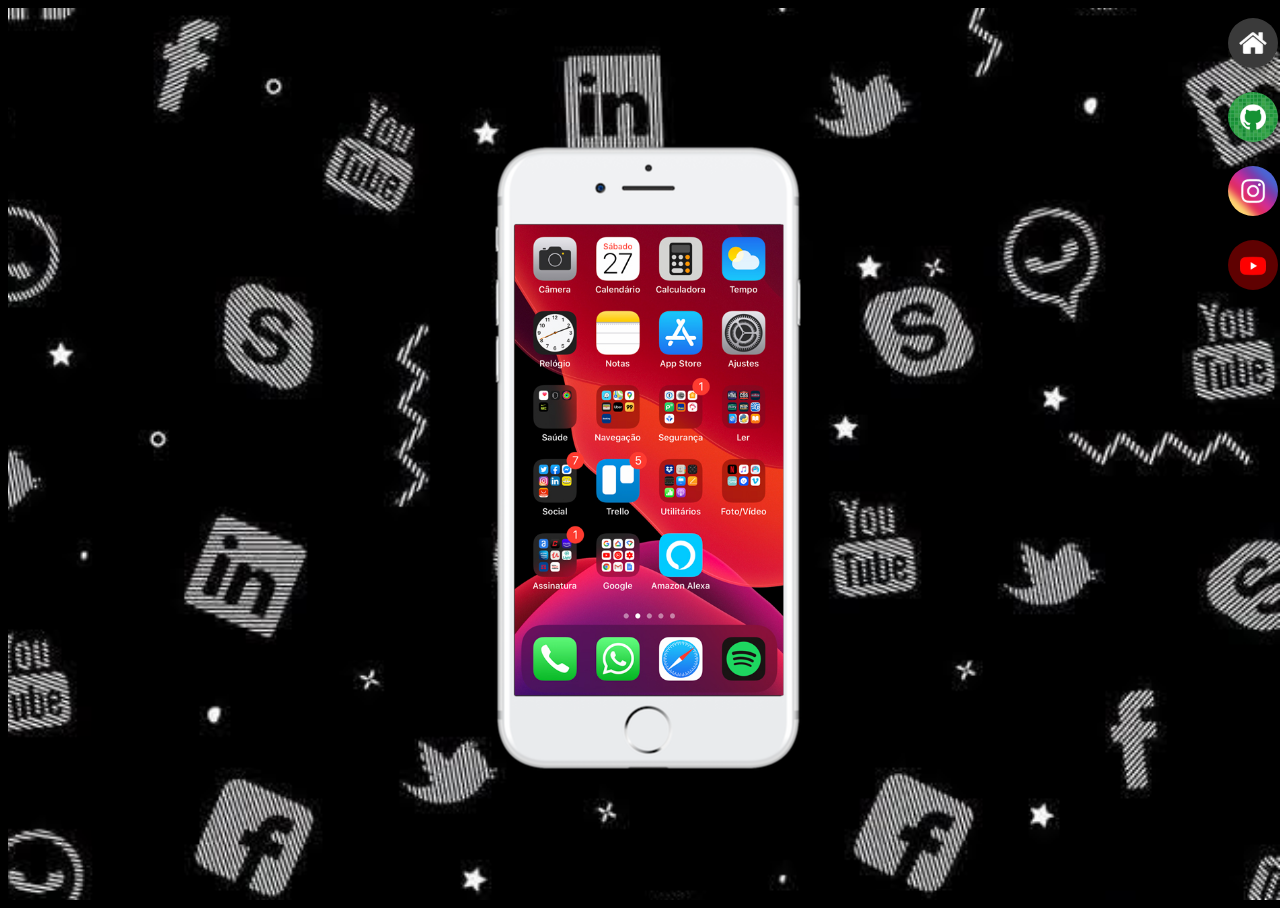
<file: index.html>
<!DOCTYPE html>
<html lang="pt-br">
<head>
    <meta charset="UTF-8">
    <meta name="viewport" content="width=device-width, initial-scale=1.0">
    <link rel="shortcut icon" href="favicon.ico" type="image/x-icon">
    <link rel="stylesheet" href="estilos/style.css">
    <title>Projeto redes sociais</title>
</head>
<body>
    <main>
        <section id="telefone">
             <iframe src="home.html" name="tela" id="tela" frameborder="0"></iframe>
        </section>
        <section id="redes-sociais">
            <a href="home.html" target="tela"> <img src="imagens/logo-home.jpg" alt="home"></a><br> 
            <a href="github.html" target="tela"> <img src="imagens/logo-github.jpg" alt="github"></a><br> 
            <a href="instagram.html" target="tela"> <img src="imagens/logo-instagram.jpg" alt="instragram"></a><br> 
            <a href="youtube.html" target="tela"> <img src="imagens/logo-youtube.jpg" alt="Youtube"></a>
        </section>
    </main>
    
</body>
</html>
</file>
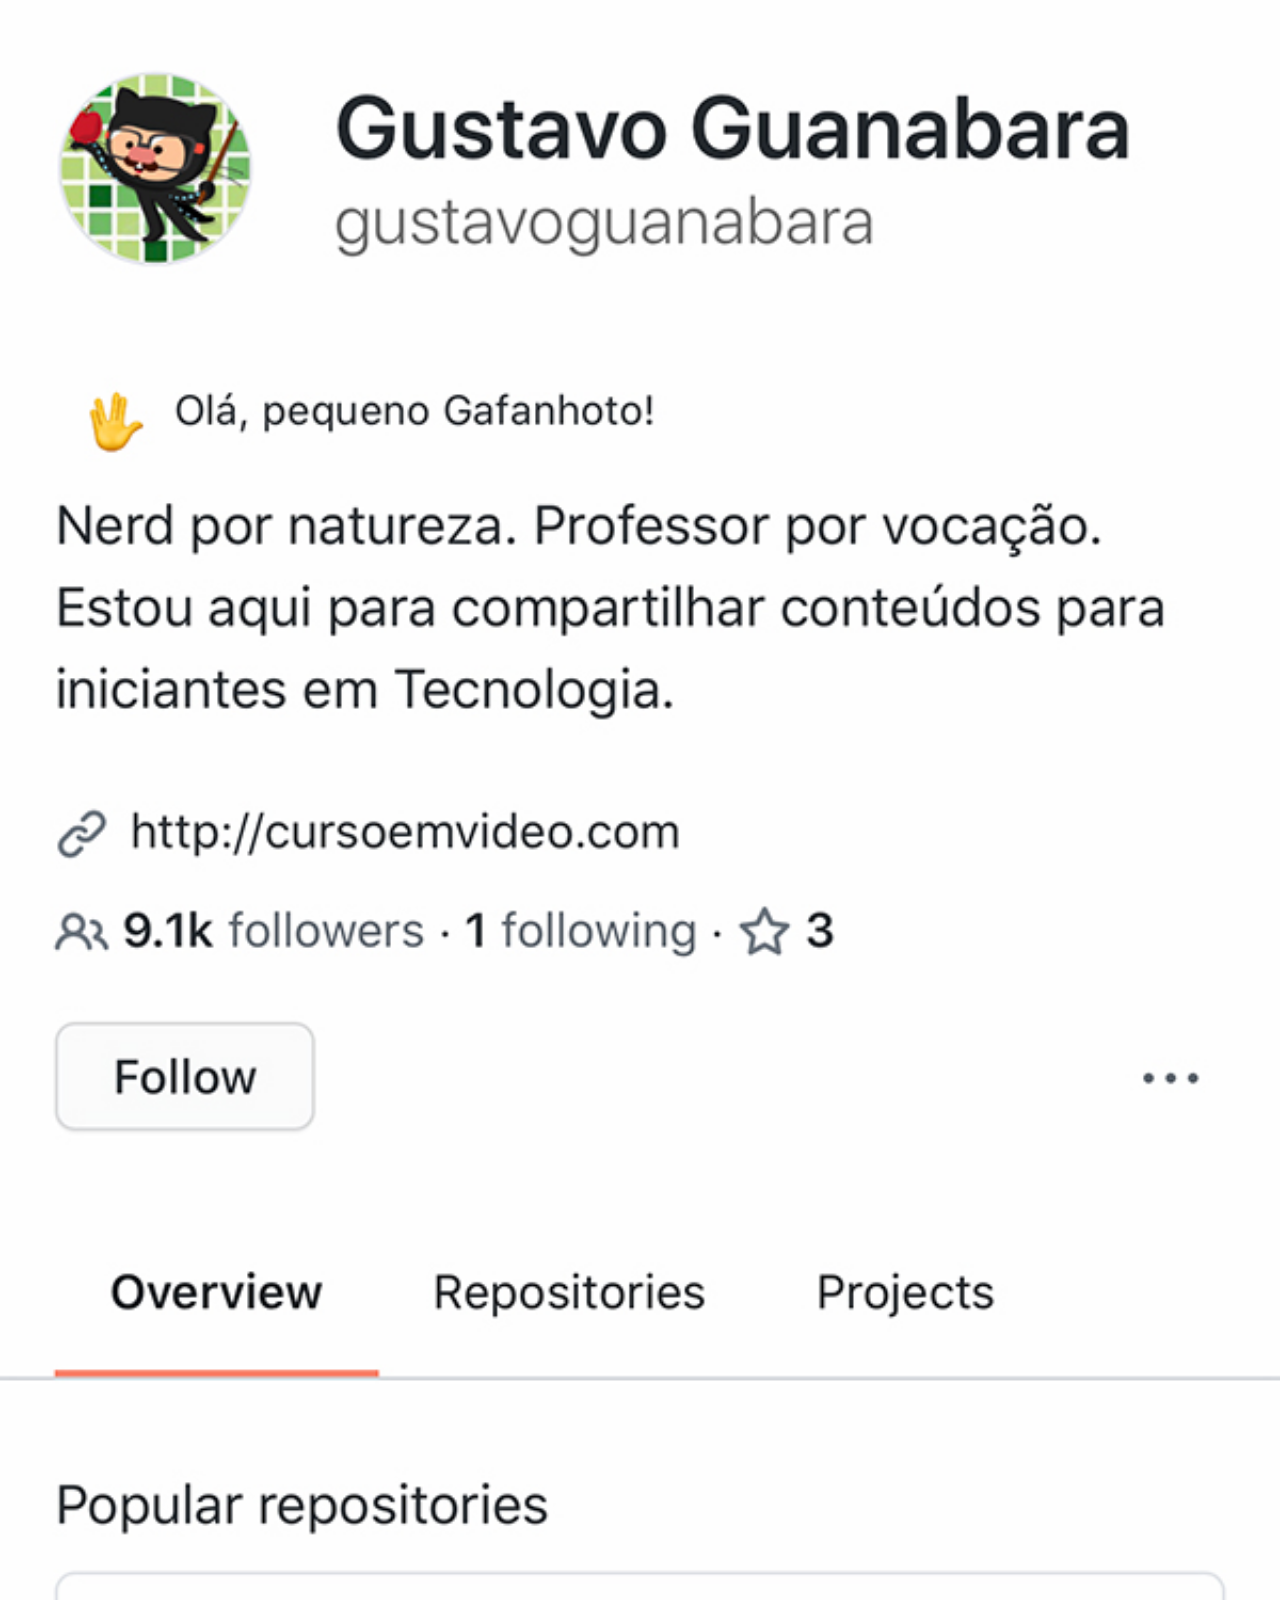
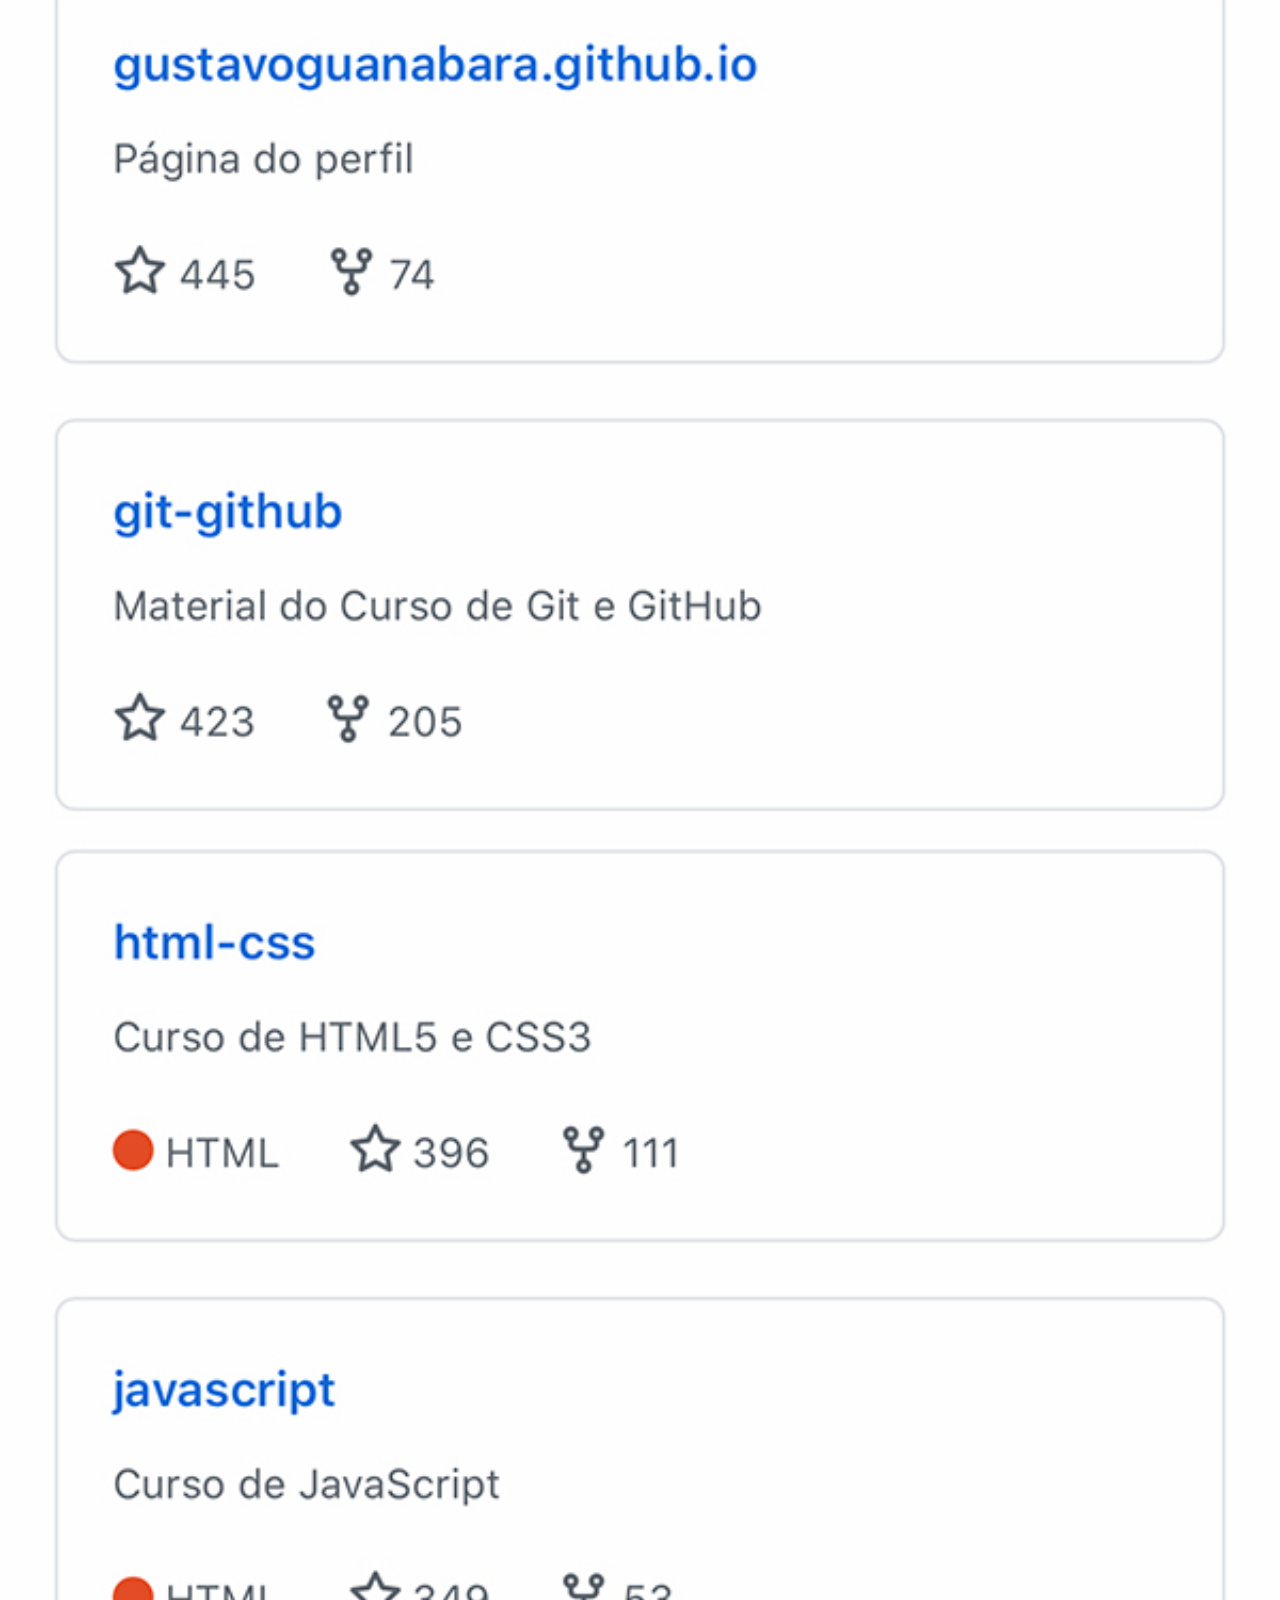
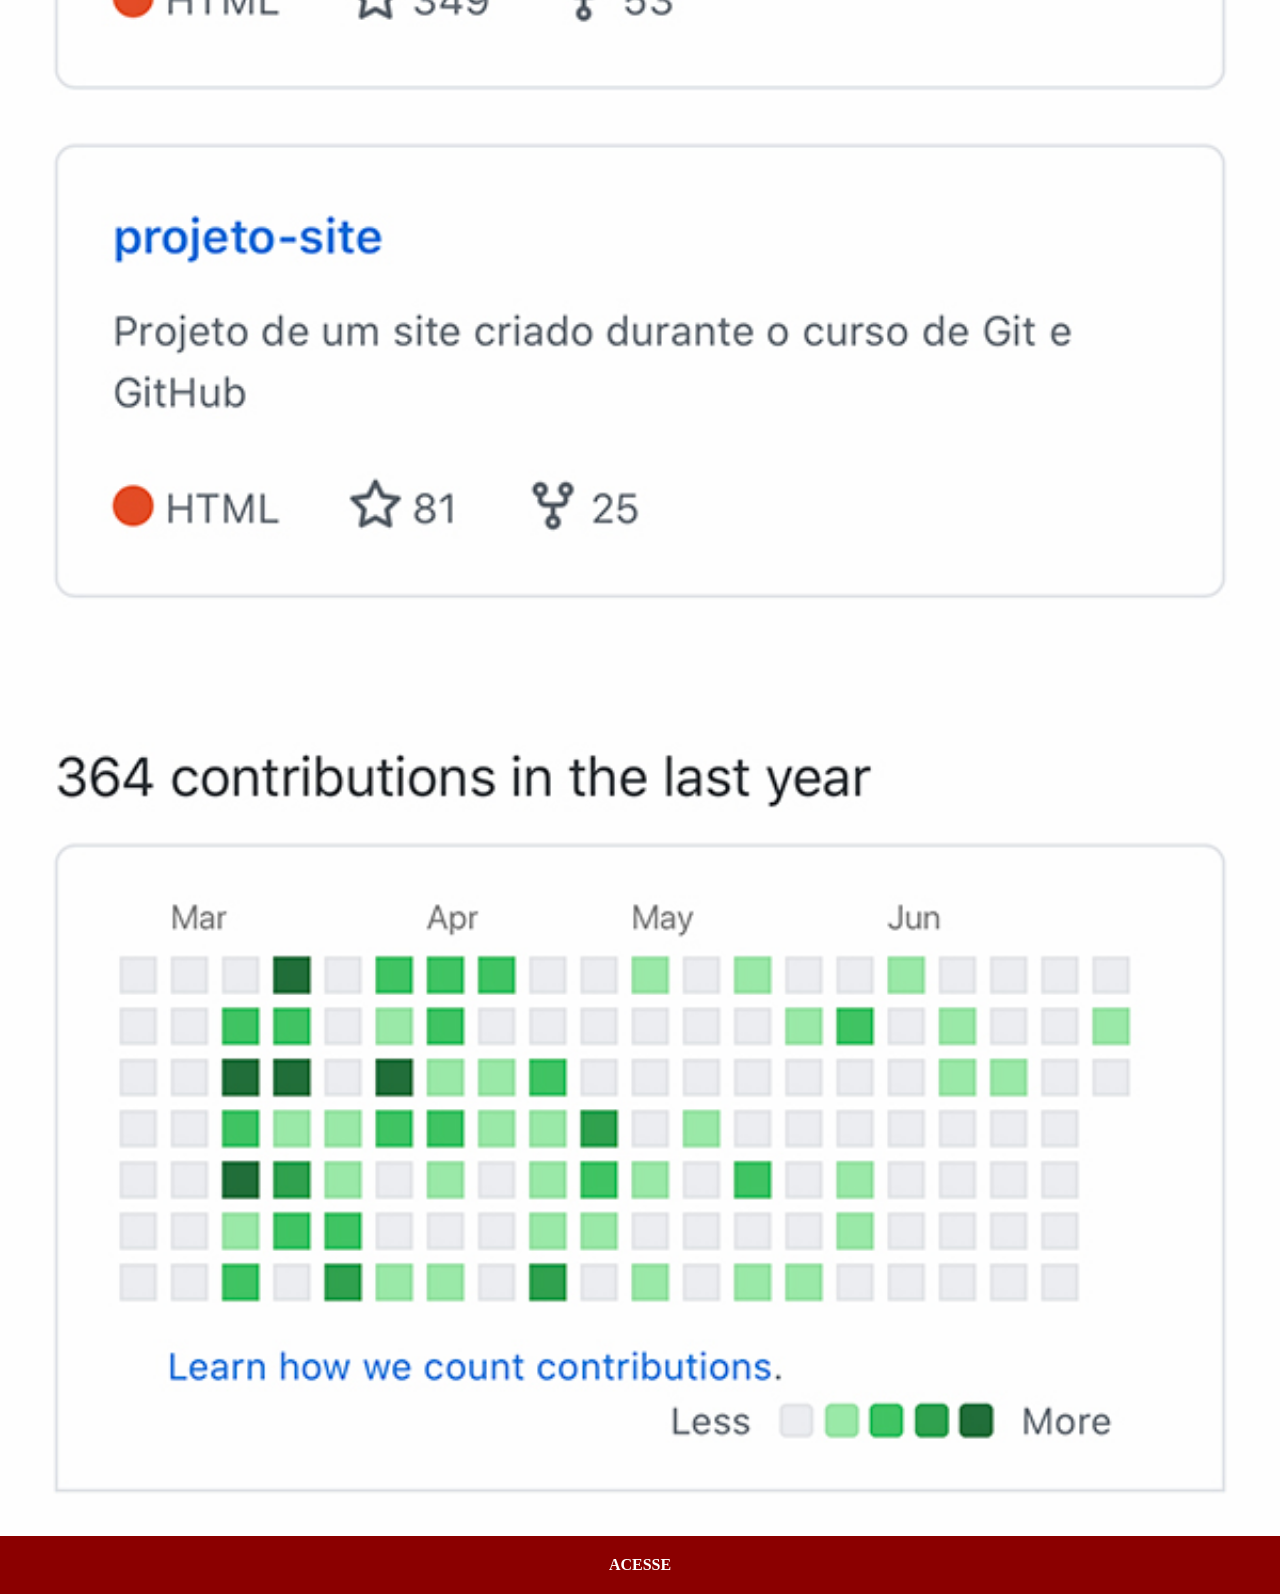
<file: github.html>
<!DOCTYPE html>
<html lang="pt-br">
<head>
    <meta charset="UTF-8">
    <meta name="viewport" content="width=device-width, initial-scale=1.0">
    <title>GitHub</title>
    <link rel="stylesheet" href="estilos/social.css">
</head>
<body>
    <img src="imagens/tela-github.jpg" alt="GitHub">
    <a href="https://github.com/gustavoguanabara" target="_blank"> ACESSE</a>
</body>
</html>
</file>
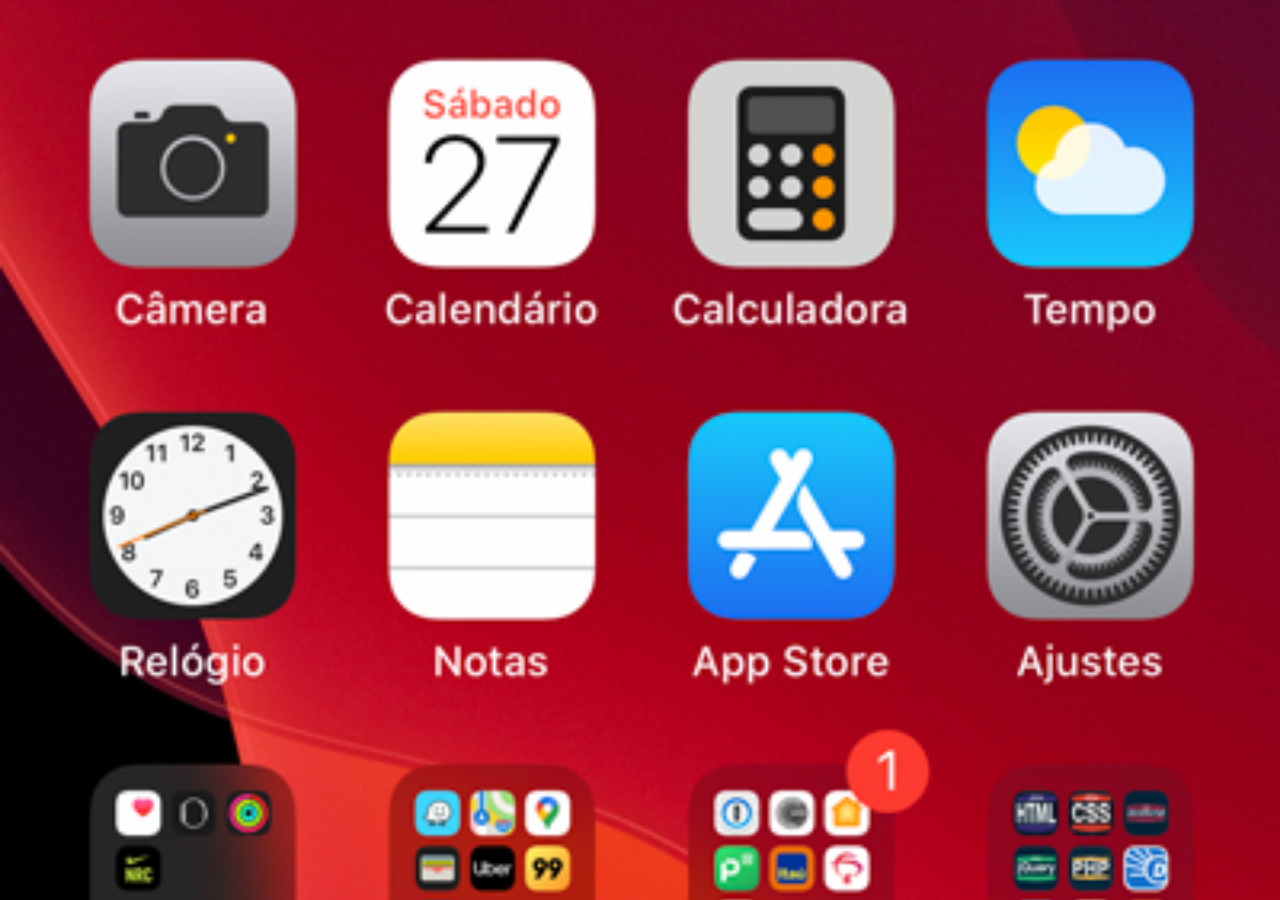
<file: home.html>
<!DOCTYPE html>
<html lang="pt-br">
<head>
    <meta charset="UTF-8">
    <meta name="viewport" content="width=device-width, initial-scale=1.0">
    <title>Home</title>
    <style>
        *{
            margin: 0px;
            padding: 0px;
        }
        body{
            width: 100vw;
            height: 100vh;
            background: black url(imagens/tela-home.jpg); no-repeat top center;
            background-size: cover;
        }
    </style>
</head>
<body>
    
</body>
</html>
</file>
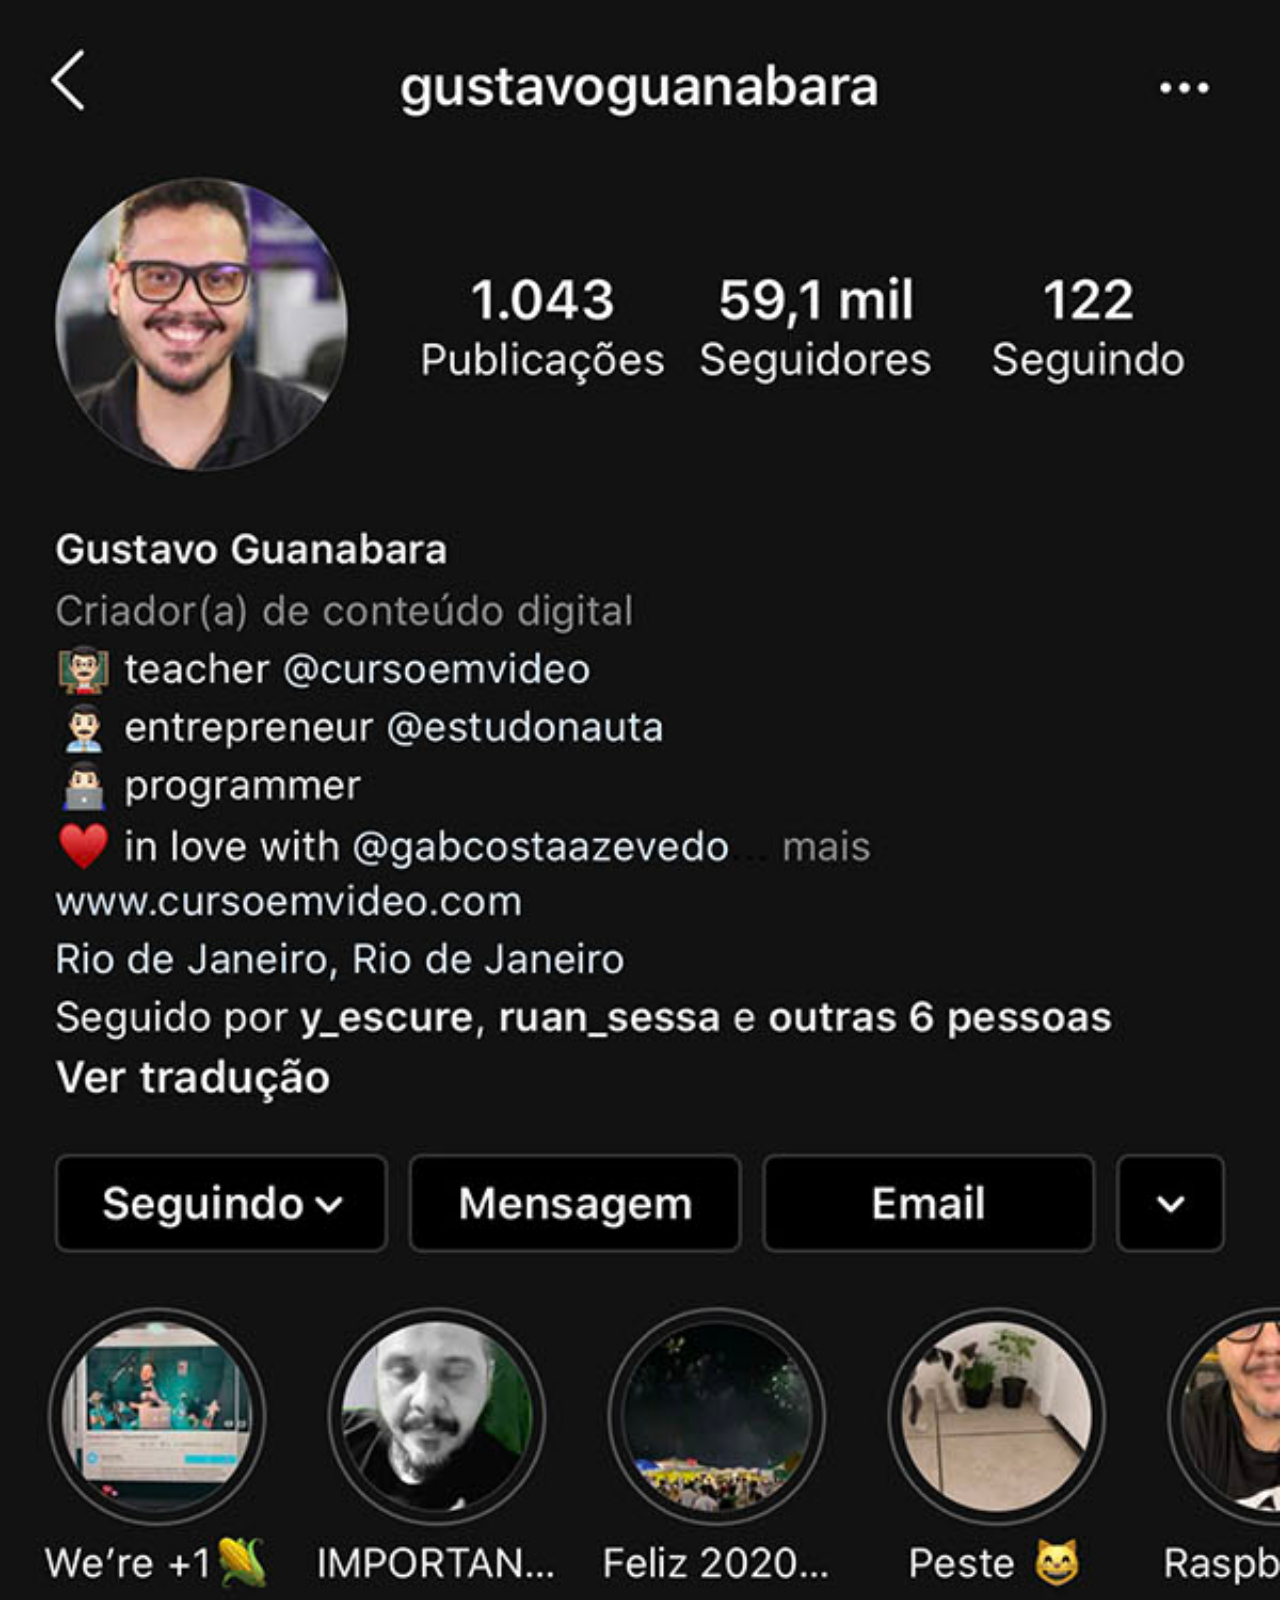
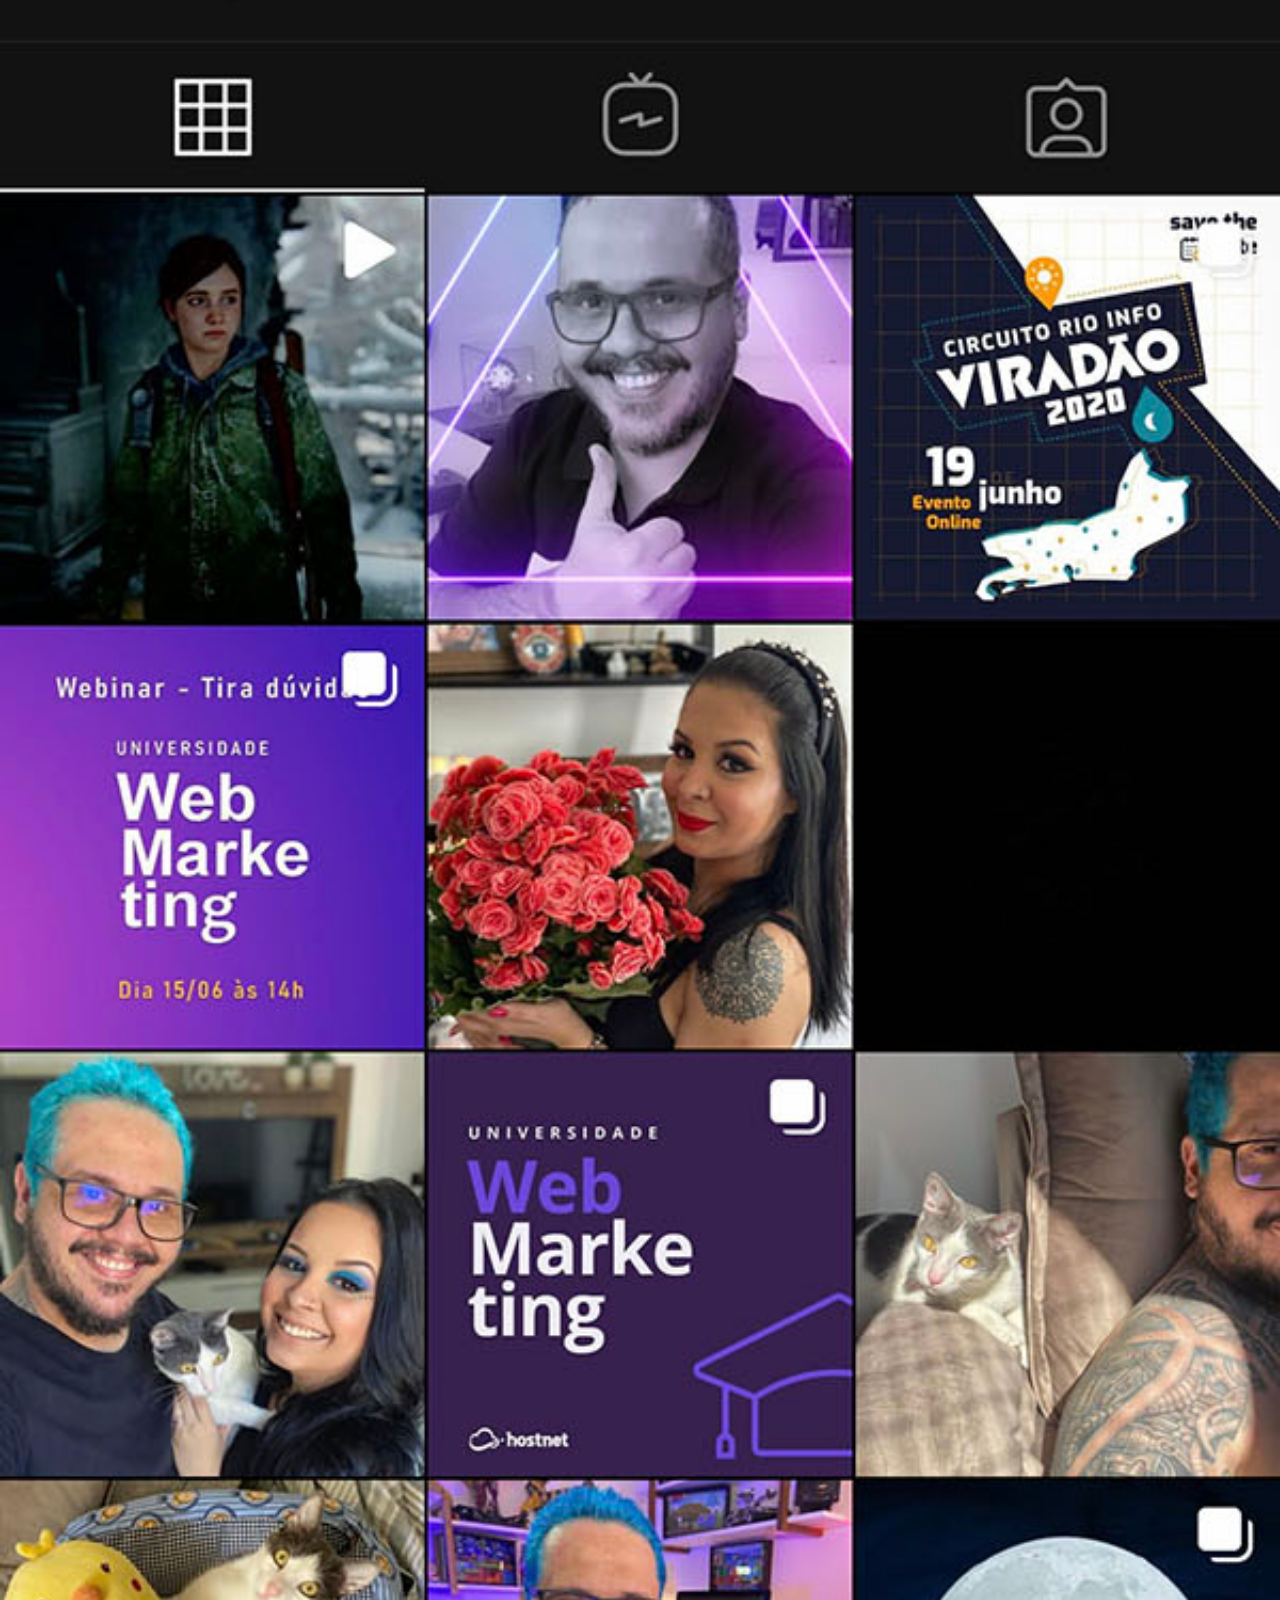
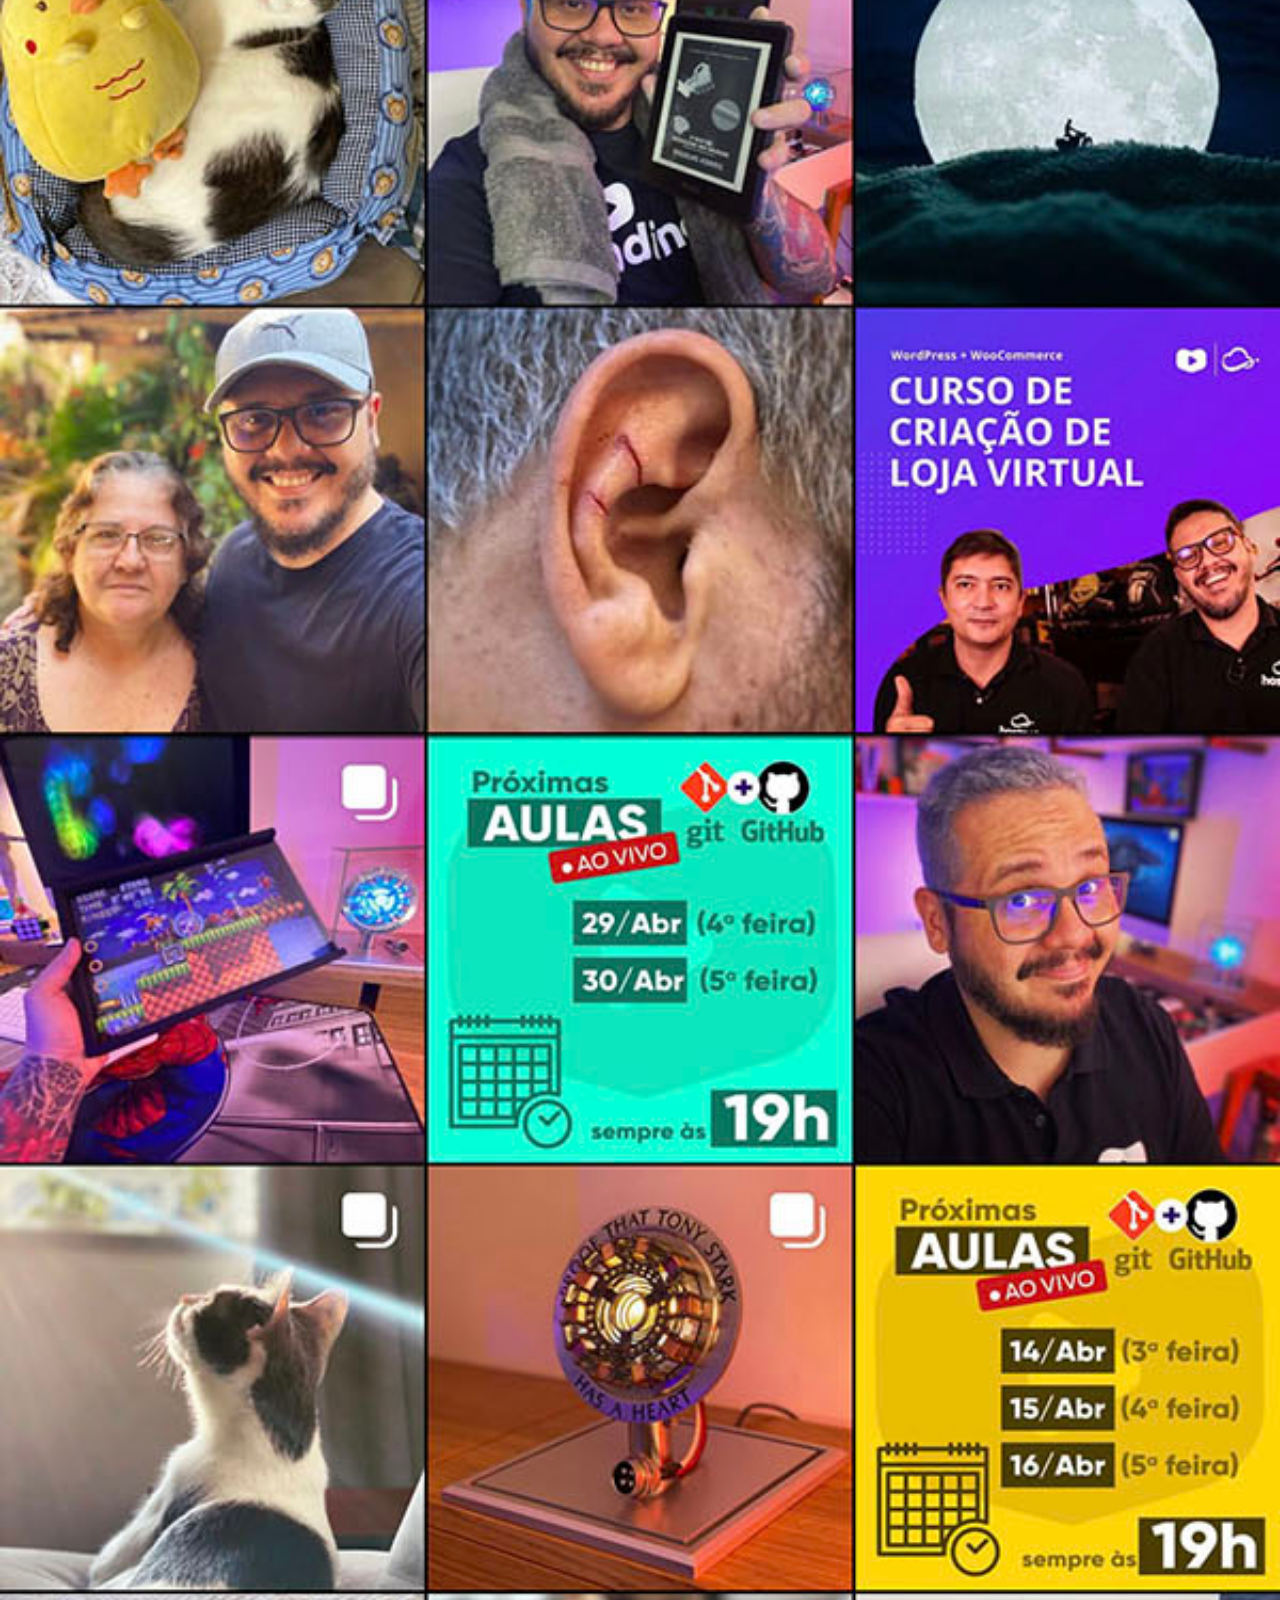
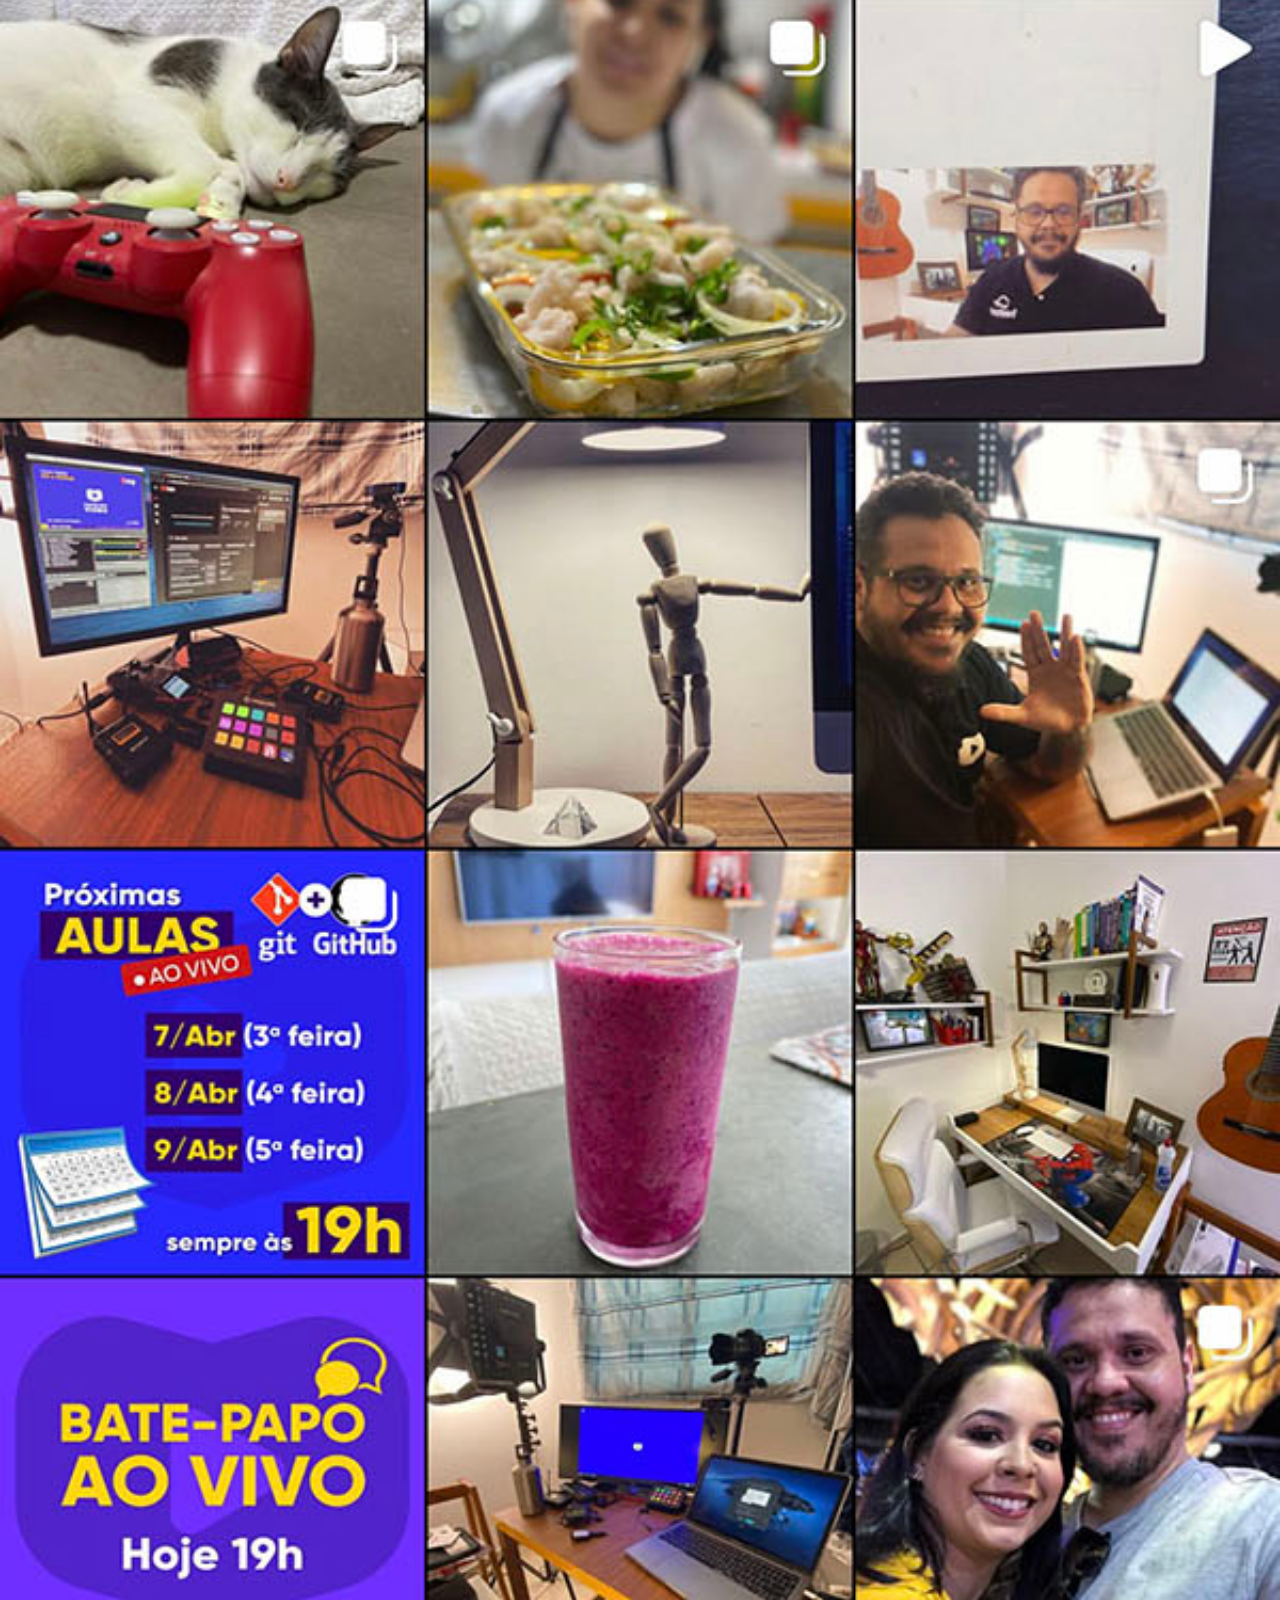
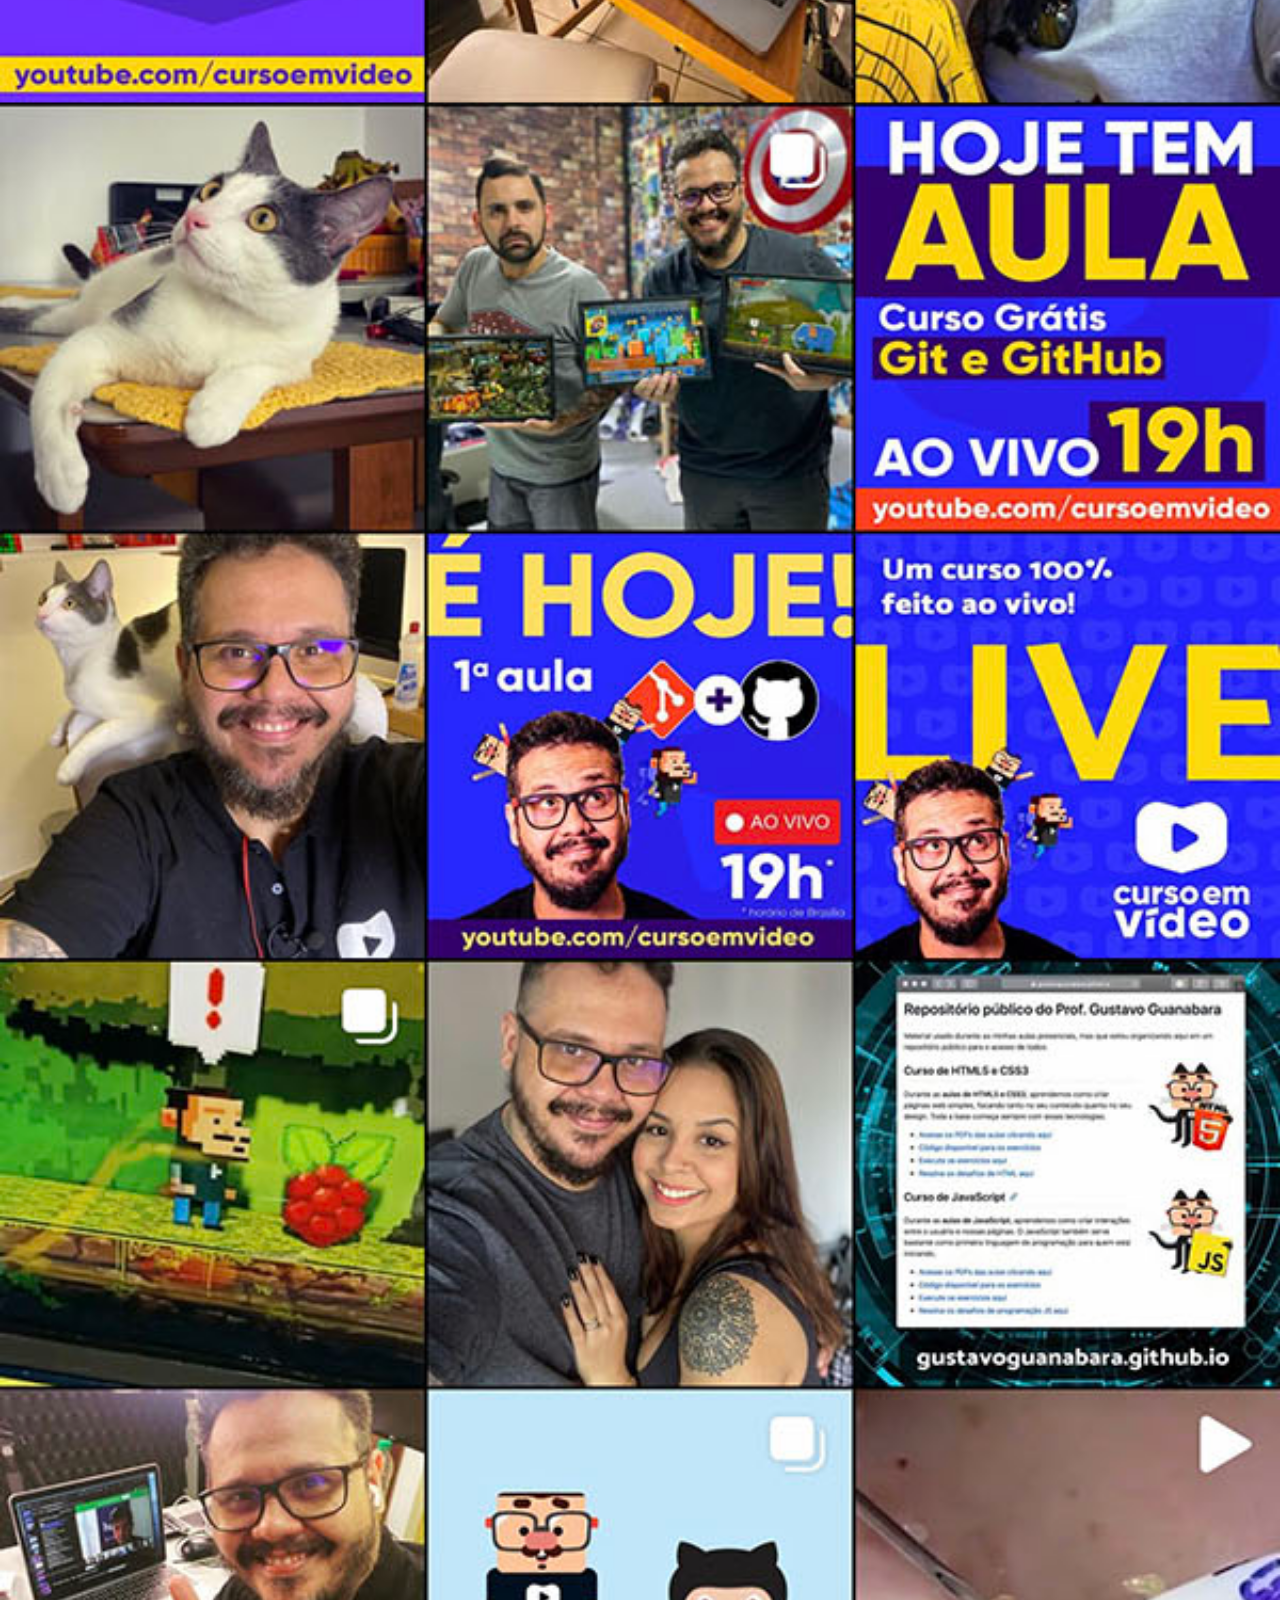
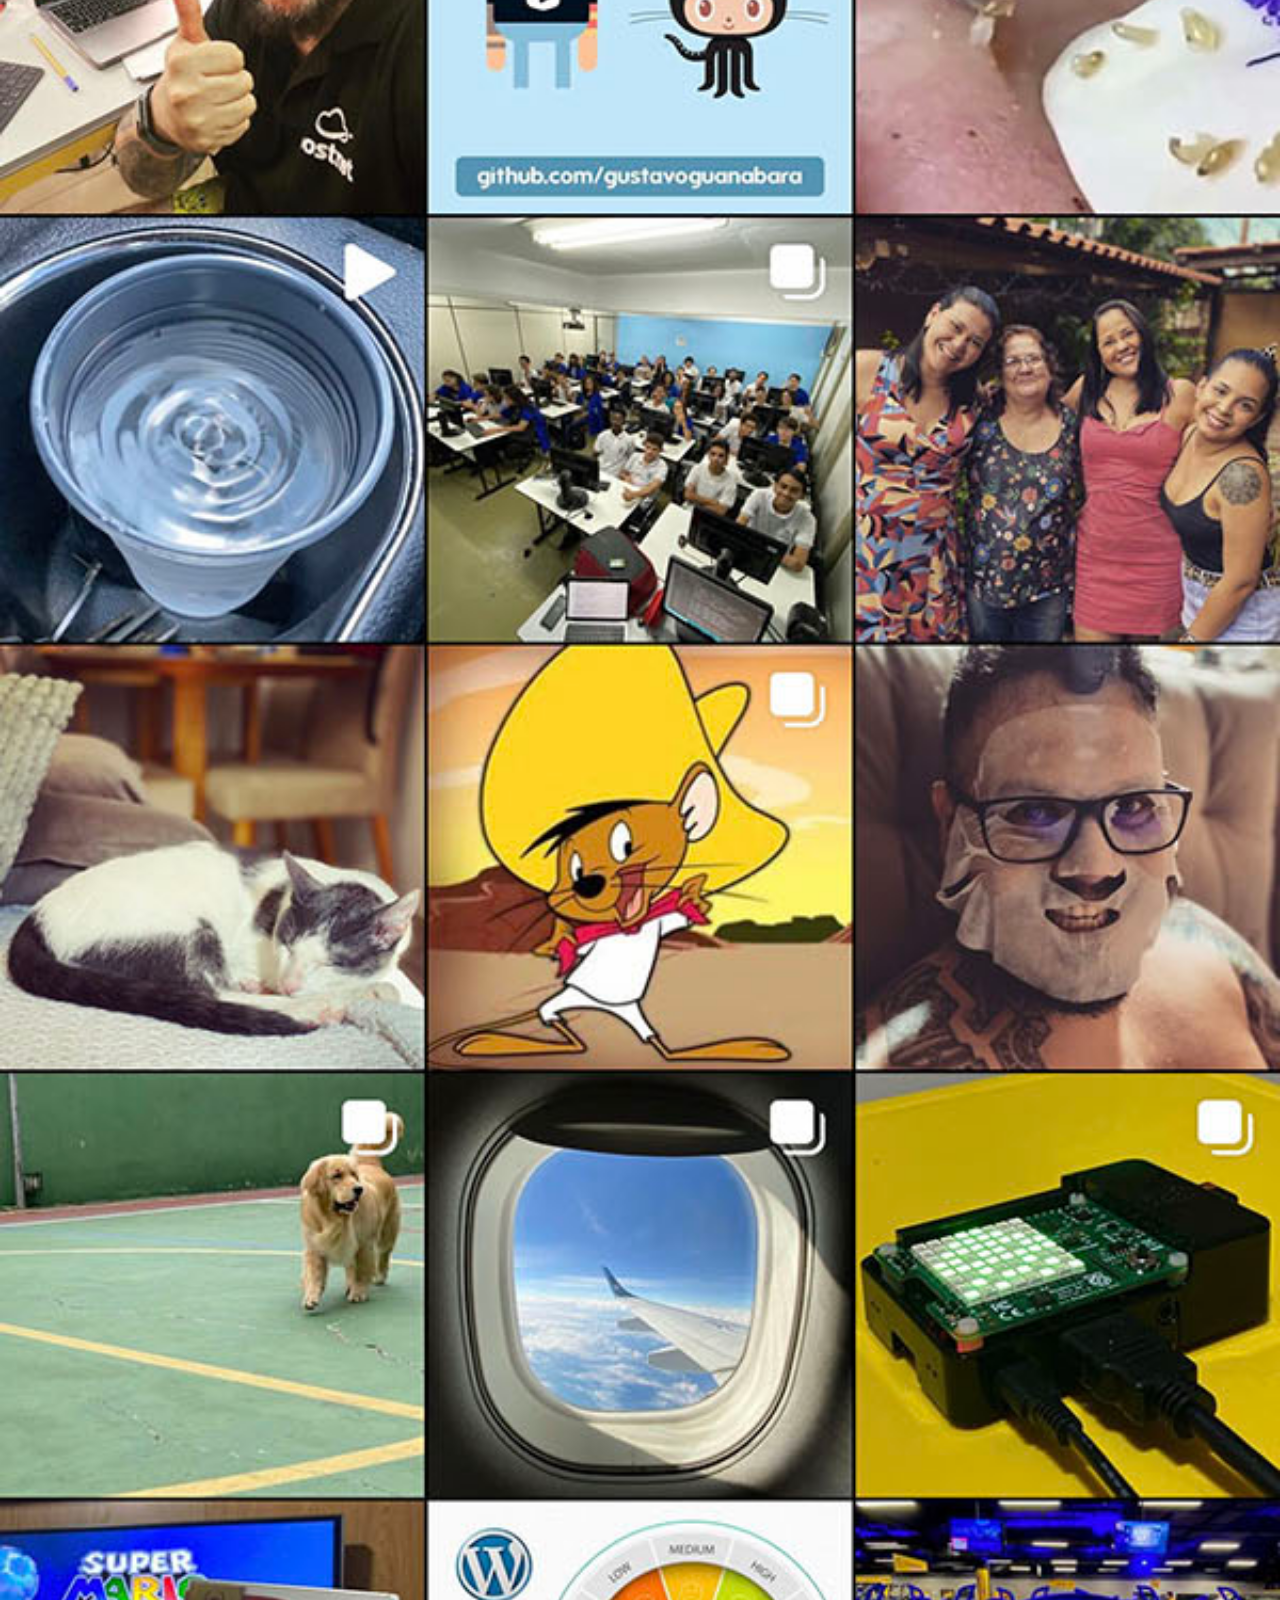
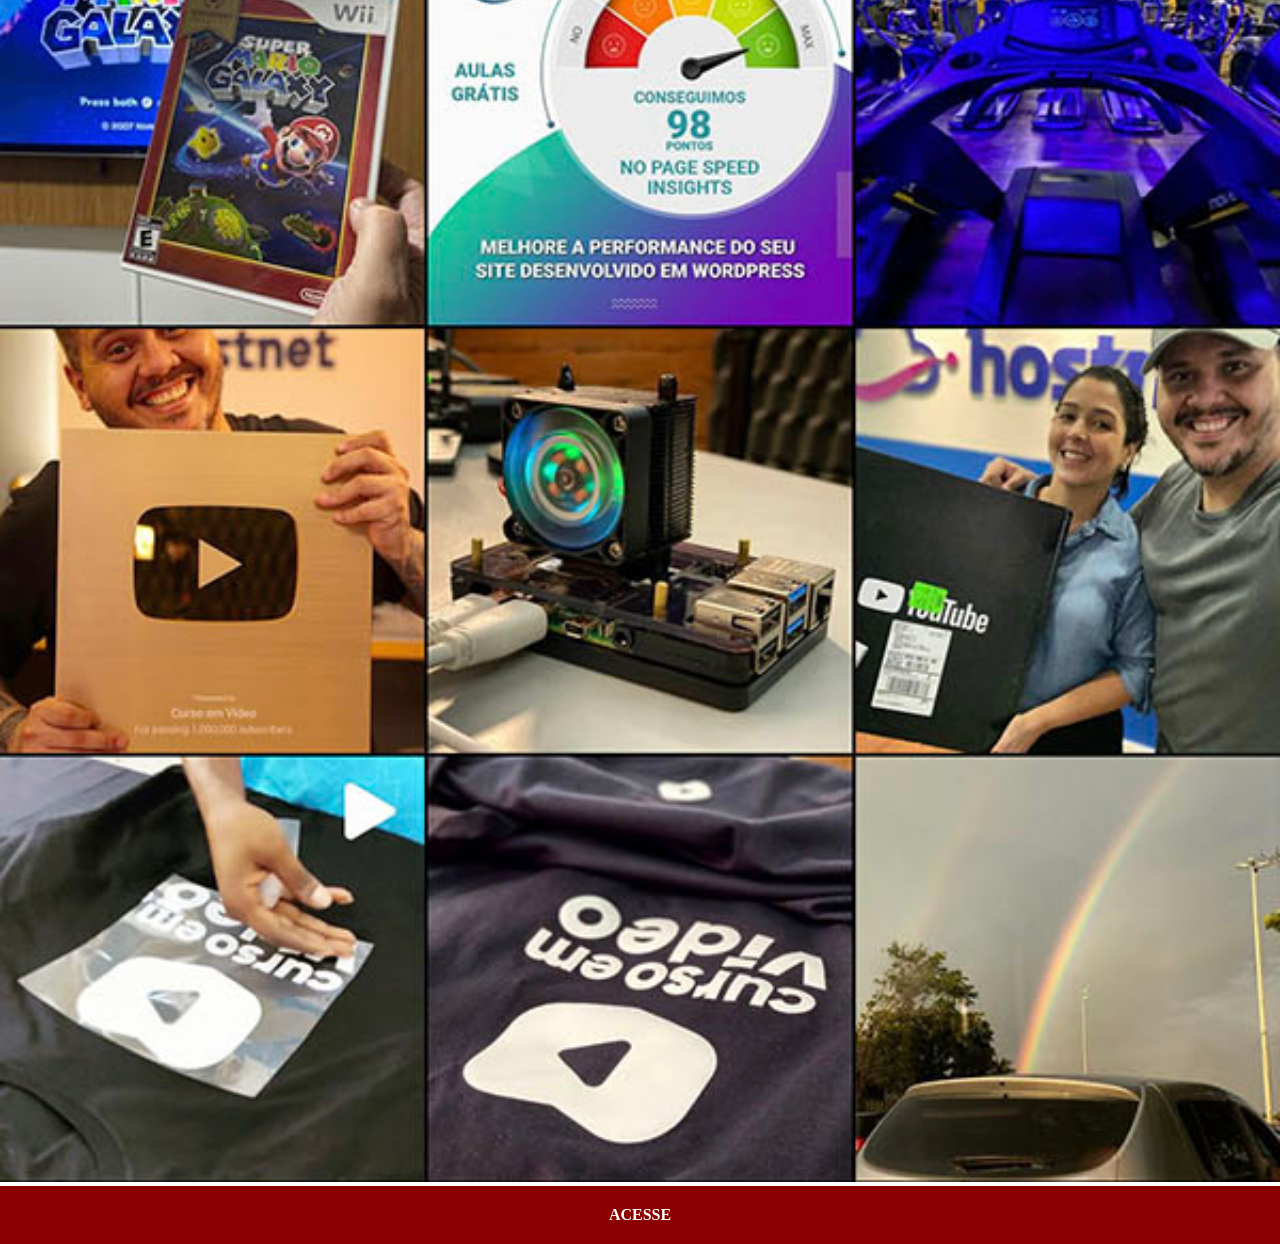
<file: instagram.html>
<!DOCTYPE html>
<html lang="pt-br">
<head>
    <meta charset="UTF-8">
    <meta name="viewport" content="width=device-width, initial-scale=1.0">
    <title>Instagram</title>
    <link rel="stylesheet" href="estilos/social.css">
</head>
<body>
    <img src="imagens/tela-instagram.jpg" alt="Instagram">
    <a href="https://www.instagram.com/gustavoguanabara" target="_blank">ACESSE</a>
    
</body>
</html>
</file>
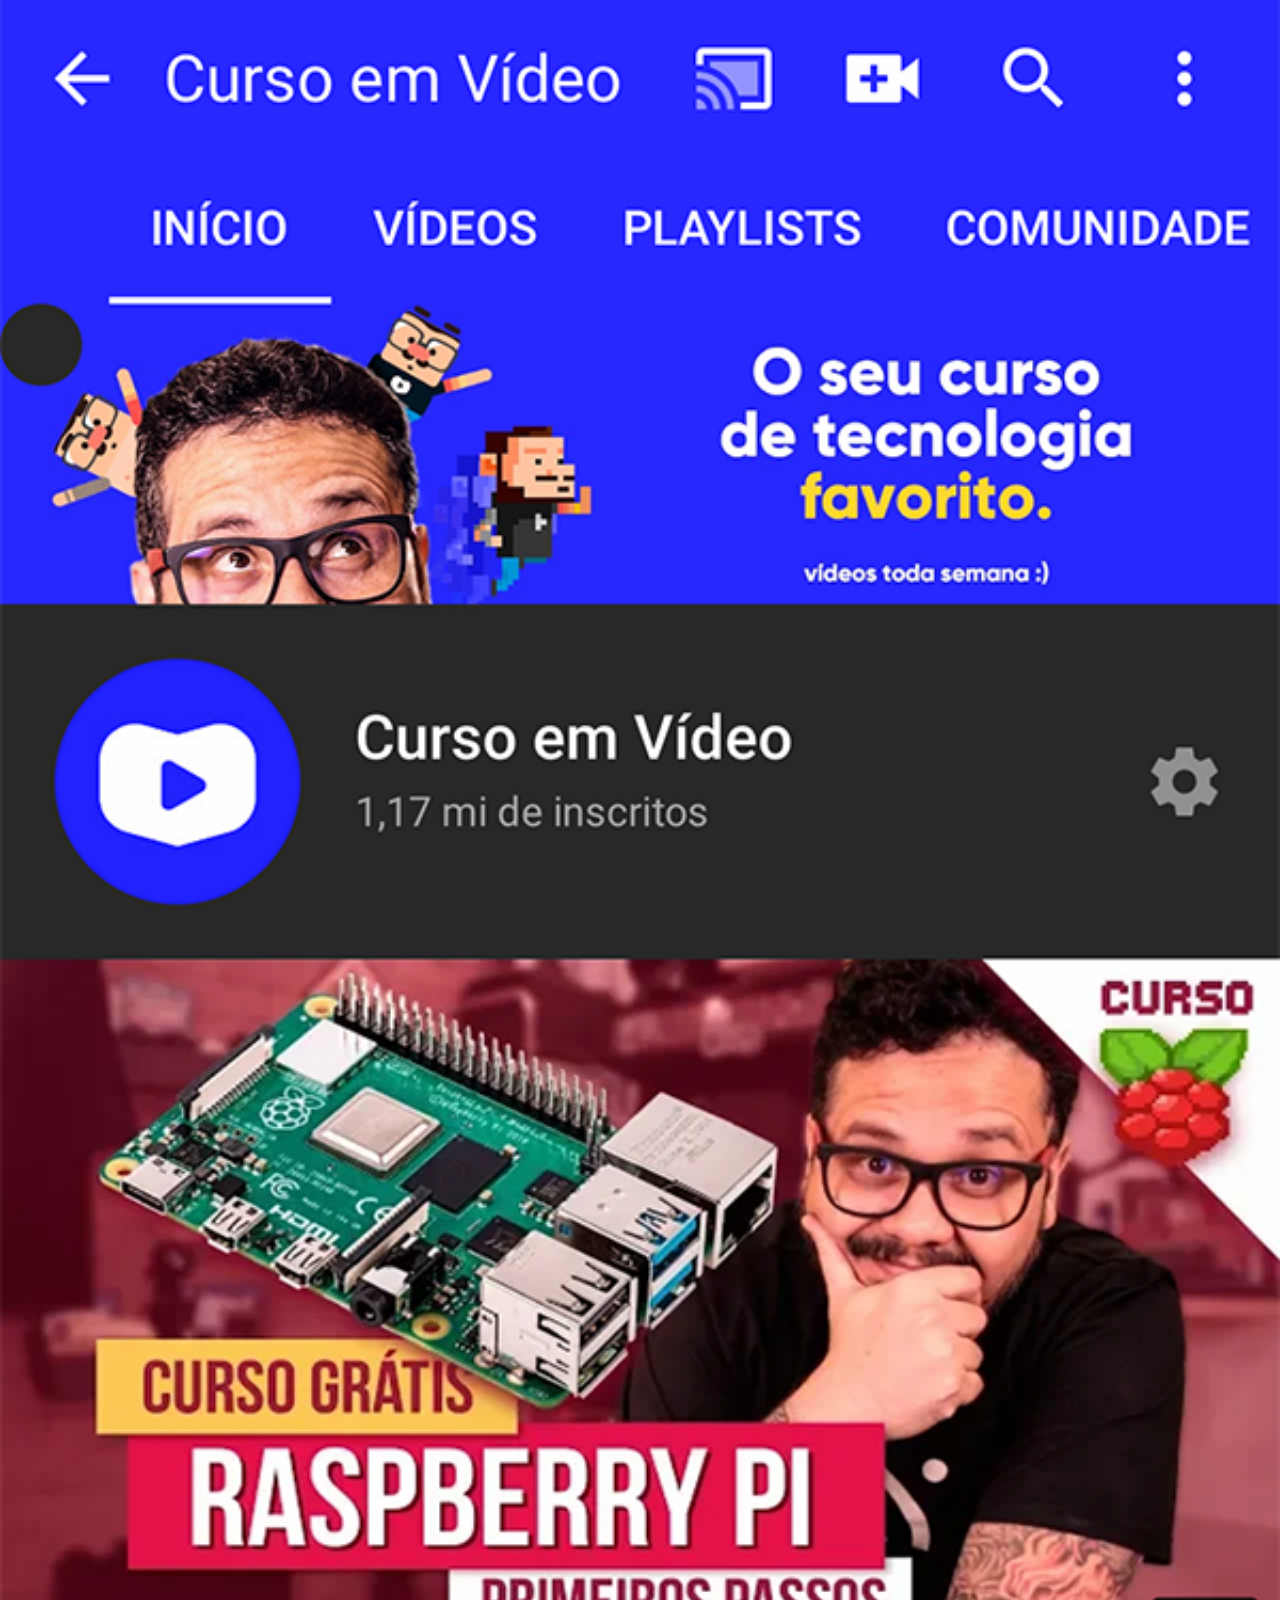
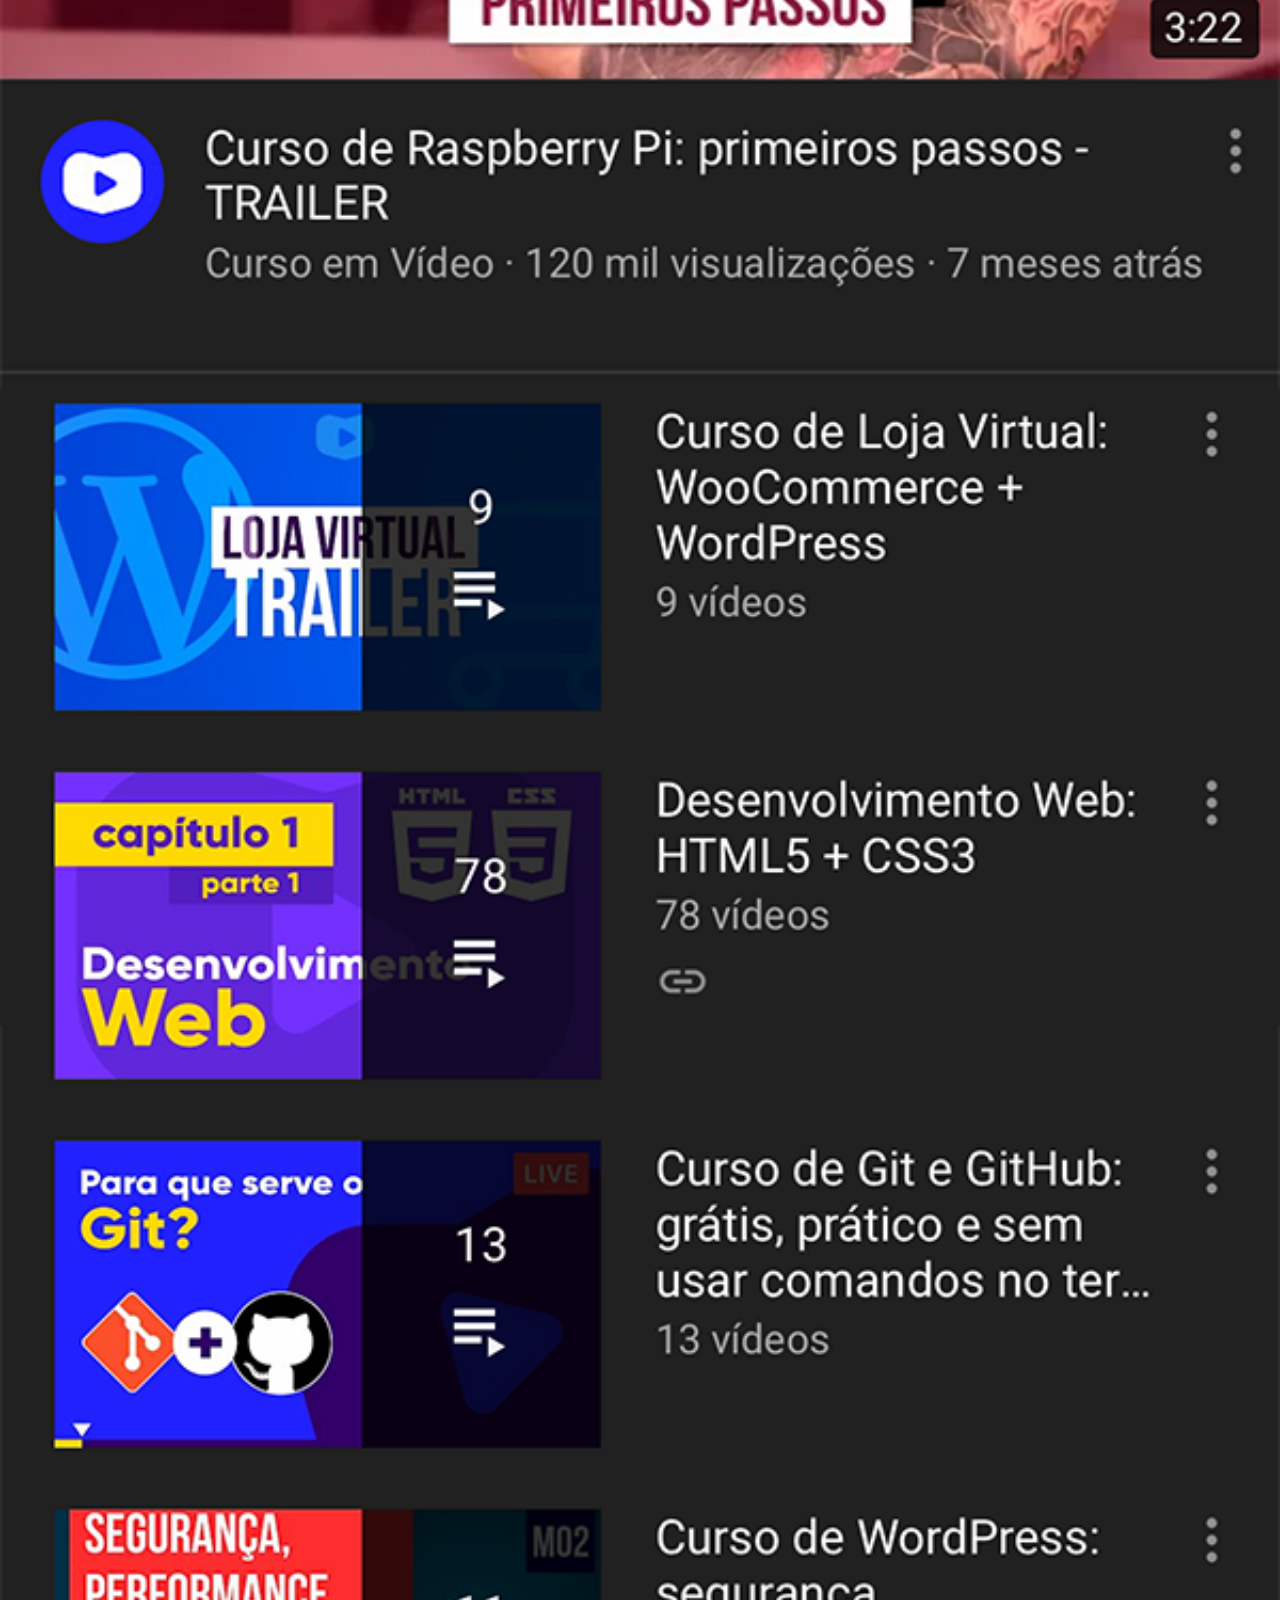
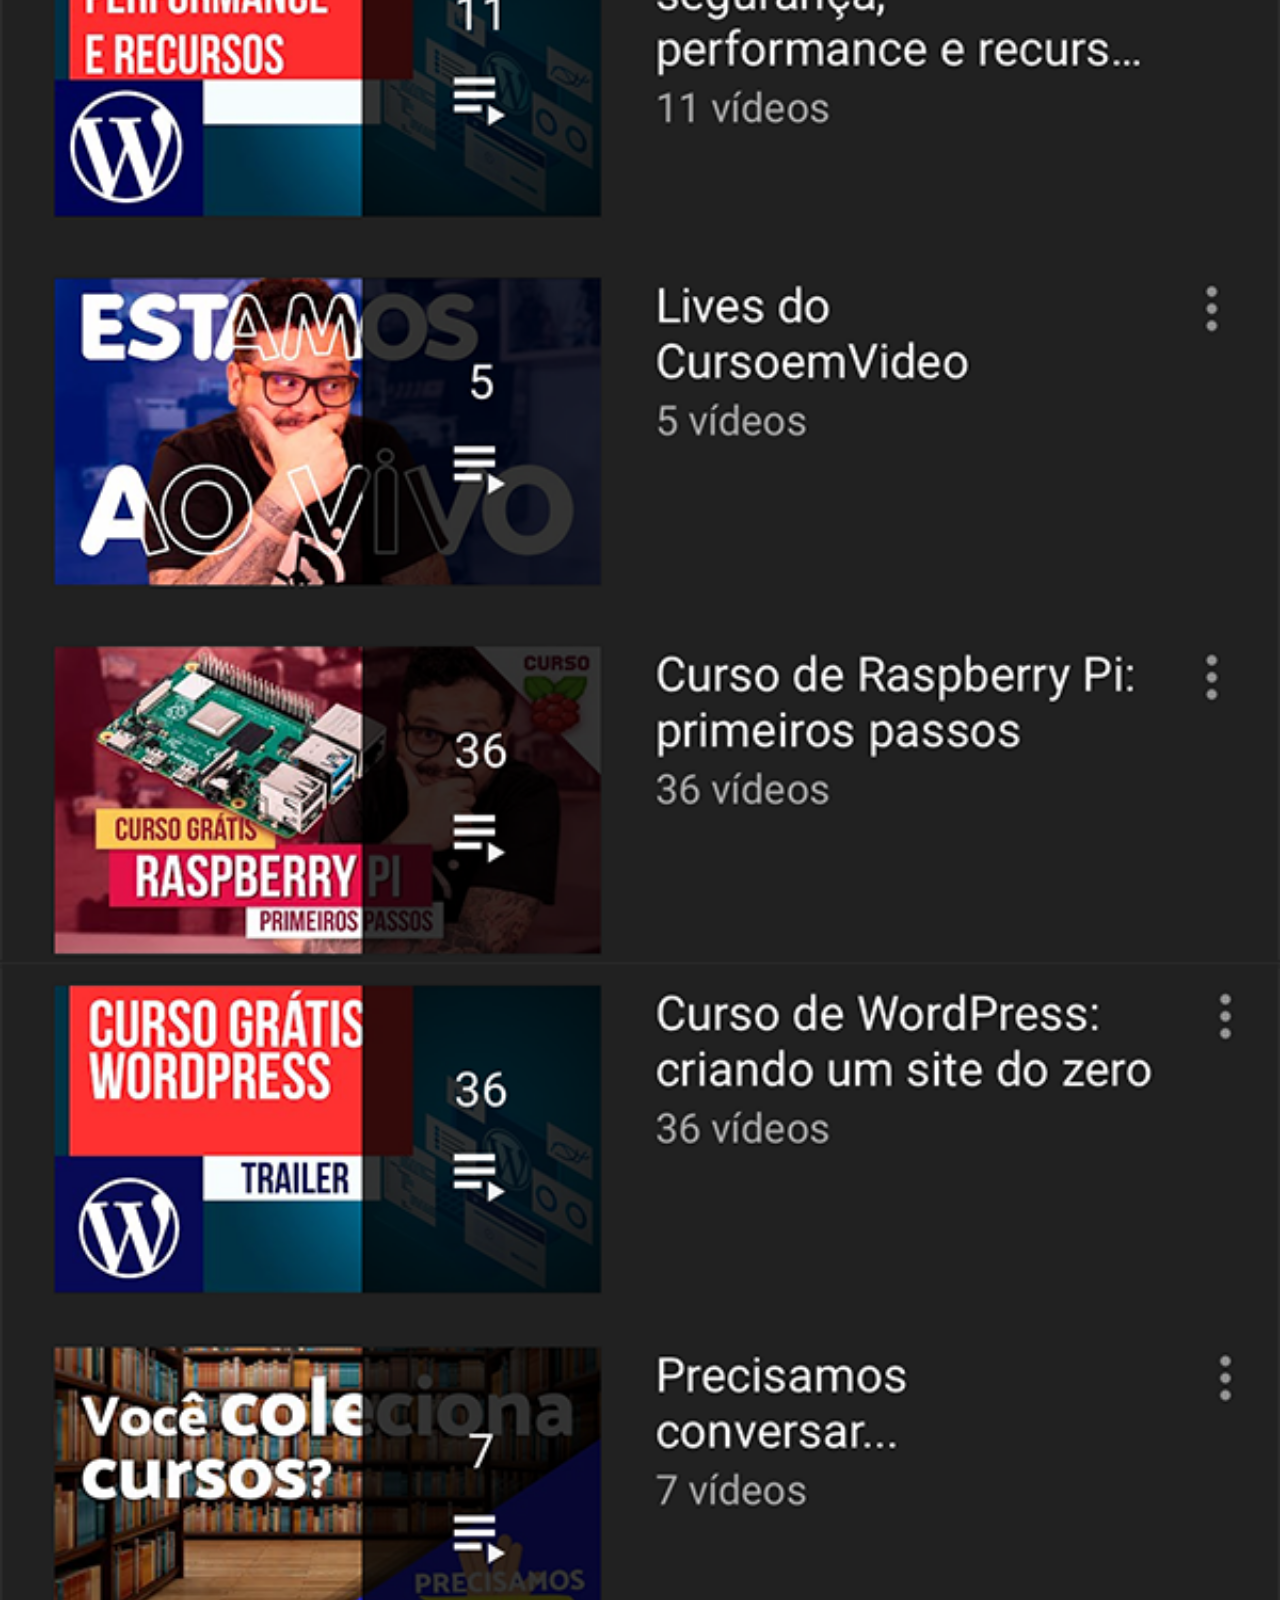
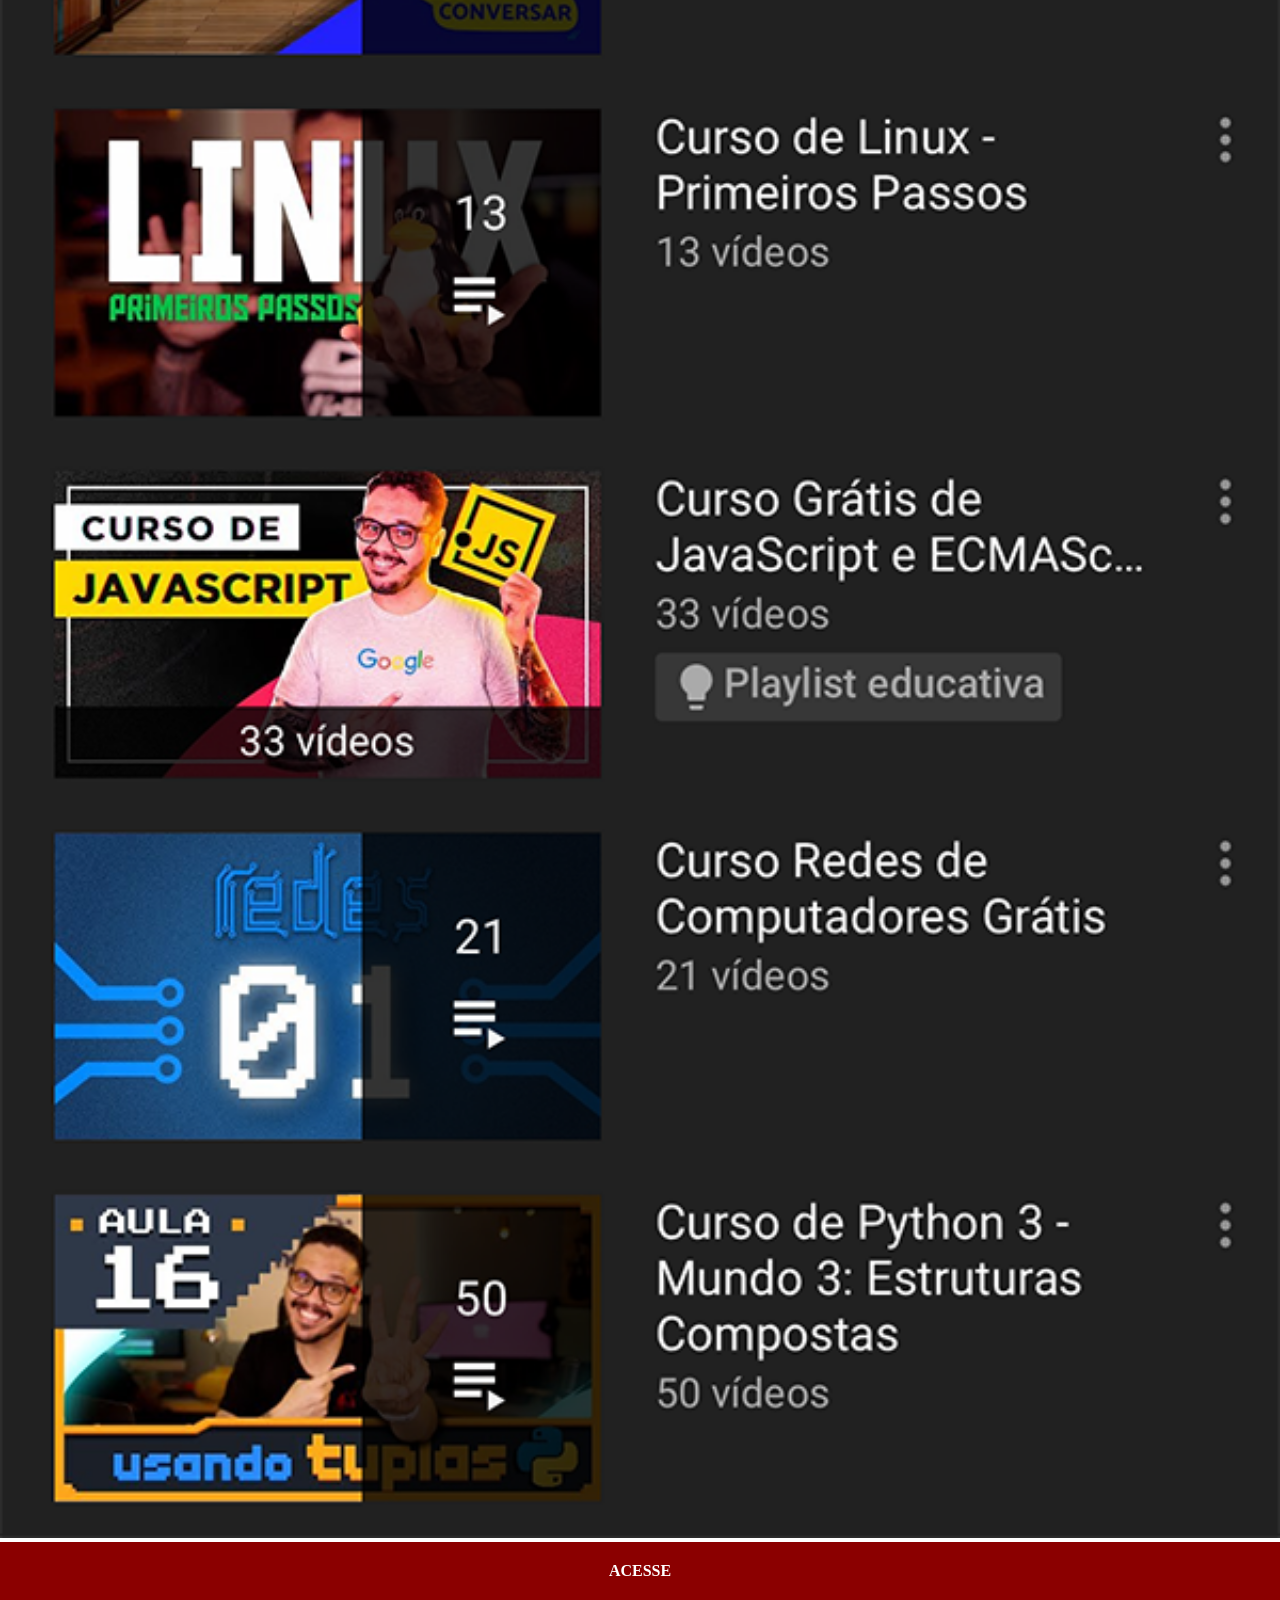
<file: youtube.html>
<!DOCTYPE html>
<html lang="pt-br">
<head>
    <meta charset="UTF-8">
    <meta name="viewport" content="width=device-width, initial-scale=1.0">
    <title>Youtube</title>
    <link rel="stylesheet" href="estilos/social.css">
</head>
<body>
    <img src="imagens/tela-youtube.png" alt="Youtube">
    <a href="https://www.youtube.com/@cursoemvideo/playlists" target="_blank"> ACESSE</a>
</body>
</html>
</file>
<file: estilos/style.css>
@charset "UTF-8"
*{
            margin: 0px;
            padding: 0px;
            font-family:Arial, Helvetica, sans-serif ;
        
}
::-webkit-scrollbar{
    width: 0px;
    height: 0px;
}
html, body{

    height: 100vh;
    width: 100vw;
    background-color: black;
}
body{
    background: url(../imagens/fundo-redes-sociais.jpg); no-repeat top center;
    background-size: cover;
    background-attachment: fixed;
}
main{
    position: relative;
    height: 100vh;

}
section#telefone{
    position: absolute;
    top: 50%;
    left: 50%;
    transform: translate(-50%, -50%);
    height: 627px;
    width: 311px;
    background: url(../imagens/frame-iphone.png); no-repeat;
}
iframe#tela{
    position: relative;
    top: 80px;
    left: 22px;
    width: 269px;
    height: 471px;
}
section#redes-sociais{
    text-align: right;
}
section#redes-sociais img{
    width: 50px;
    margin: 10px;
    border-radius: 50%;
    box-shadow: 2px 2px 5px rgba(0, 0, 0, 0.404);
    box-sizing: border-box;
}
section#redes-sociais img:hover{
    border: 2px solid rgba(255, 255, 255, 0.493);
    transform: translate(-3px, -3px);
    box-shadow: 5px 5px 10px rgba(0, 0, 0, 0.404);
    transition: transform .3s, border .5s;
}
</file>
<file: estilos/social.css>
@charset "UTF-8";

*{
    margin: 0px;
    padding: 0px;
}
::-webkit-scrollbar{
    width: 0px;
    height: 0px;
}
img{
    width: 100vw;

}
a{
    display: block;
    background-color: darkred;
    color: white;
    padding: 20px;
    text-align: center;
    font-weight: bolder;
    text-decoration: none;
}
a:hover{
    background-color: red;
}
</file>
